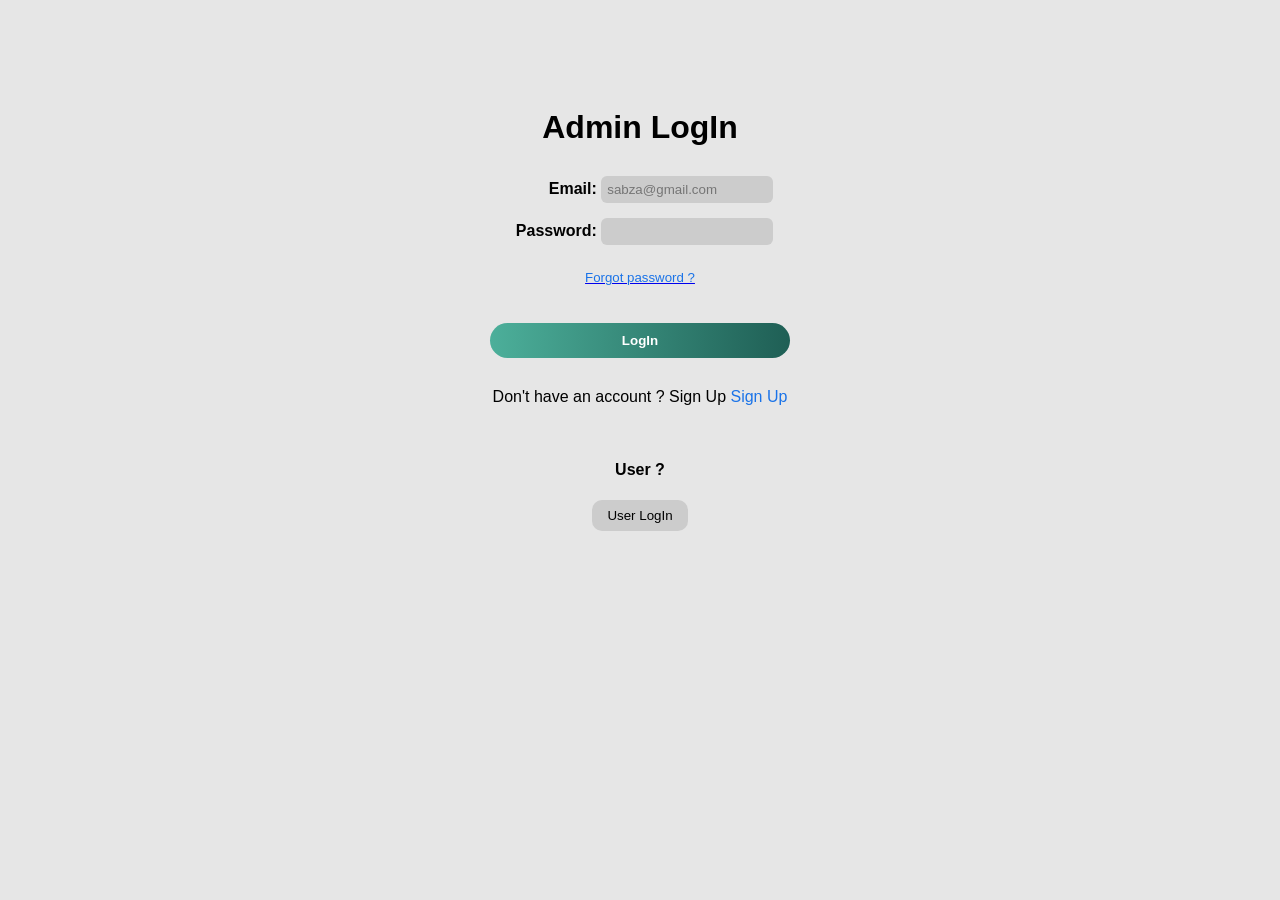
<file: admin.html>
<!DOCTYPE html>
<html lang="en">
<head>
    <meta charset="UTF-8">
    <meta name="viewport" content="width=device-width, initial-scale=1.0">
    <title>Document</title>
    <link rel="stylesheet" href="adminStyle.css">
</head>
<body>
    <h1>Admin LogIn</h1>
    <div class="container">
        
            <label>Email:</label>
            <input type="email" id="email" placeholder="sabza@gmail.com" required><br>
             <label>Password:</label>
            <input type="password" id="password"  required><br>
            <a href="#">
            <h5 id="forgot">Forgot password ?</h5><br>
            </a>
            <button id="logIn">LogIn</button><br>
            <h4 id="signUp">Don't have an account ? Sign Up</h4><br>
       

        <h4>User ?</h4>
        <button id="userLog">User LogIn</button>
    </div>

    <script src="admin.js"></script>
</body>
</html>
</file>
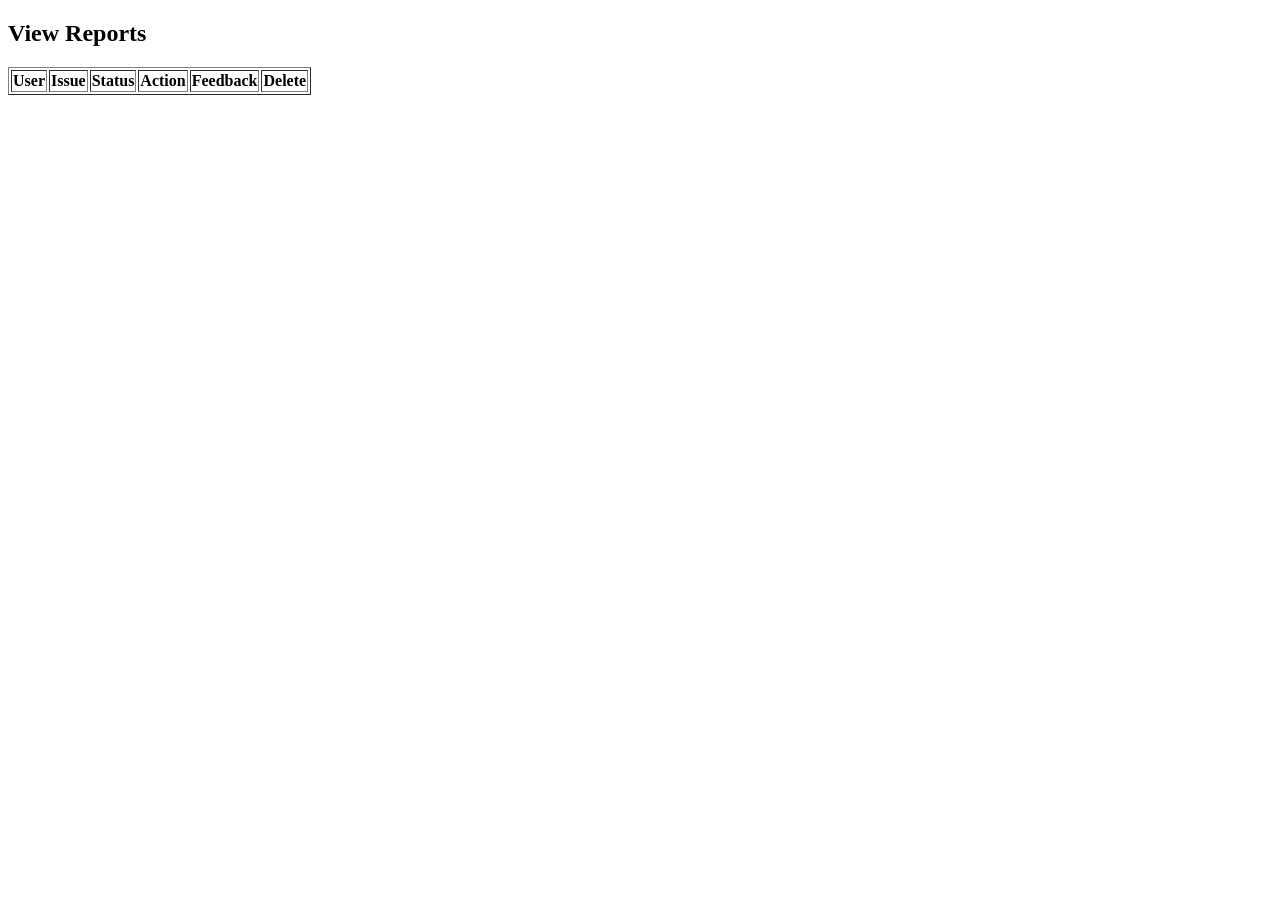
<file: Admin_reports.html>
<!DOCTYPE html>
<html lang="en">
<head>
    <meta charset="UTF-8">
    <meta name="viewport" content="width=device-width, initial-scale=1.0">
    <title>Document</title>
</head>
<body>

<h2>View Reports</h2>

<table border="1">
    <thead>
        <tr>
            <th>User</th>
            <th>Issue</th>
            <th>Status</th>
            <th>Action</th>
            <th>Feedback</th>
            <th>Delete</th> 
        </tr>
    </thead>

    <tbody id="adminTable"></tbody>
</table>

<script src="Admin_reports.js"></script>

</body>
</html>
</file>
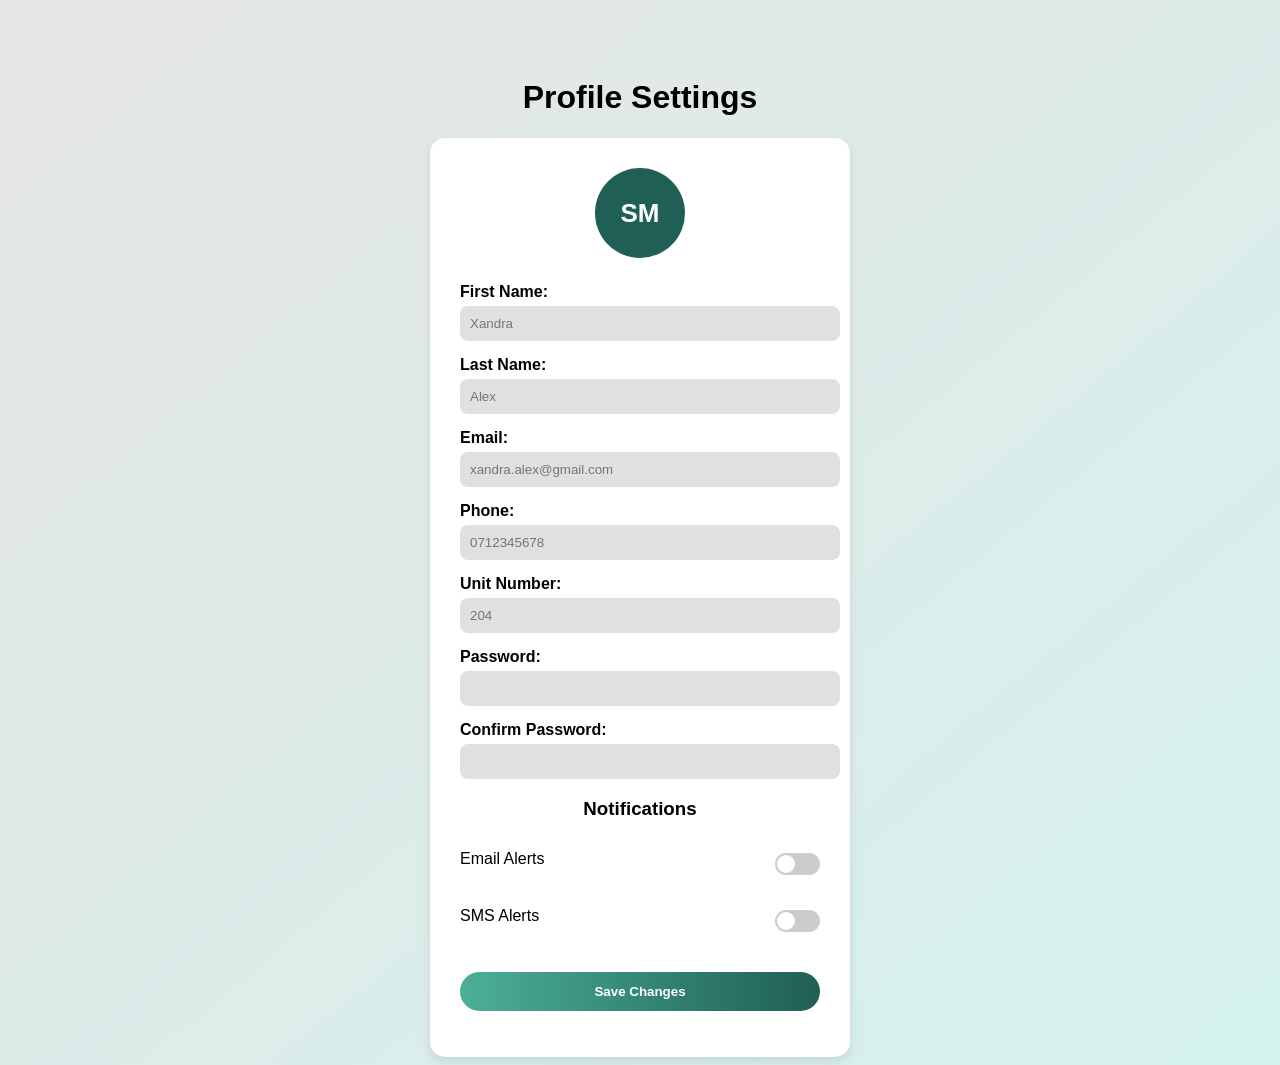
<file: profilesettings.html>
<!DOCTYPE html>
<html lang="en">
<head>
<meta charset="UTF-8">
<title>Profile Settings</title>
<link rel="stylesheet" href="profilesettings.css">
</head>

<body>

<h1>Profile Settings</h1>

<div class="container">

    <!-- PROFILE INITIALS -->
    <div class="profile-circle" id="profileCircle">SM</div>

    <label>First Name:</label>
    <input type="text" id="firstName" placeholder="Xandra"><br>

    <label>Last Name:</label>
    <input type="text" id="lastName" placeholder="Alex"><br>

    <label>Email:</label>
    <input type="email" id="email" placeholder="xandra.alex@gmail.com"><br>

    <label>Phone:</label>
    <input type="text" id="phone" placeholder="0712345678"><br>

    <label>Unit Number:</label>
    <input type="text" id="unit" placeholder="204"><br>

    <label>Password:</label>
    <input type="password" id="password"><br>

    <label>Confirm Password:</label>
    <input type="password" id="confirmPassword"><br>

    <h3>Notifications</h3>

    <div class="toggle-row">
        <span>Email Alerts</span>
        <label class="switch">
            <input type="checkbox">
            <span class="slider"></span>
        </label>
    </div>

    <div class="toggle-row">
        <span>SMS Alerts</span>
        <label class="switch">
            <input type="checkbox">
            <span class="slider"></span>
        </label>
    </div>

    <button id="saveBtn">Save Changes</button>

    <p id="message"></p>

</div>

<script src="profilesettings.js"></script>
</body>
</html>
</file>
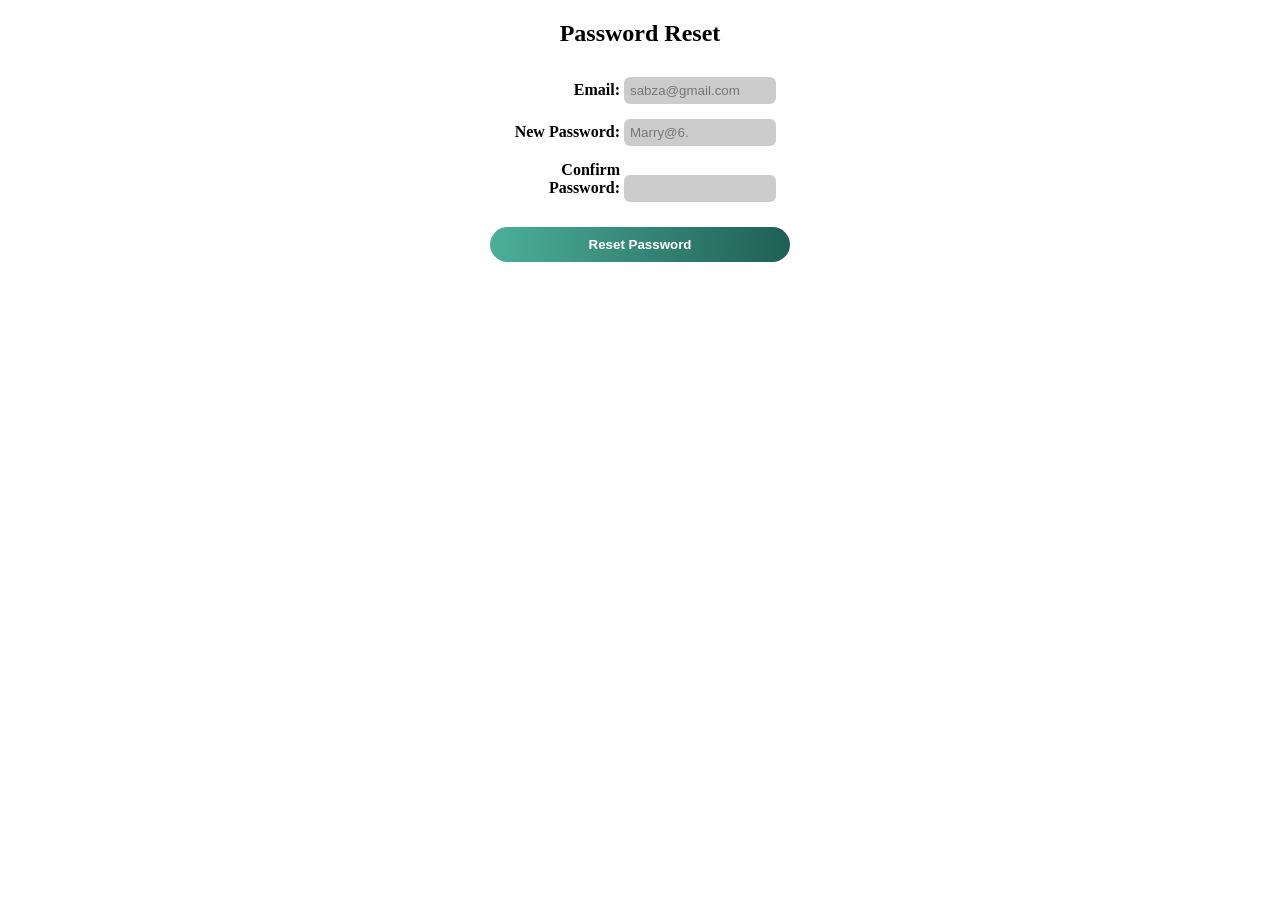
<file: reset.html>
<!DOCTYPE html>
<html lang="en">
<head>
    <meta charset="UTF-8">
    <meta name="viewport" content="width=device-width, initial-scale=1.0">
    <title>Document</title>
    <link rel="stylesheet" href="resetStyle.css">
</head>
<body>
    <h2>Password Reset</h2>
    <diV class="container">
     <label>Email:</label>
    <input type="email" id="email" placeholder="sabza@gmail.com" required><br>

     <label>New Password:</label>
    <input type="email" id="newPassword"  placeholder="Marry@6." required><br>

     <label>Confirm Password:</label>
    <input type="password" required><br>

    <button id="reset">Reset Password</button>
    </diV>
    

    <script src="reset.js"></script>
</body>
</html>
</file>
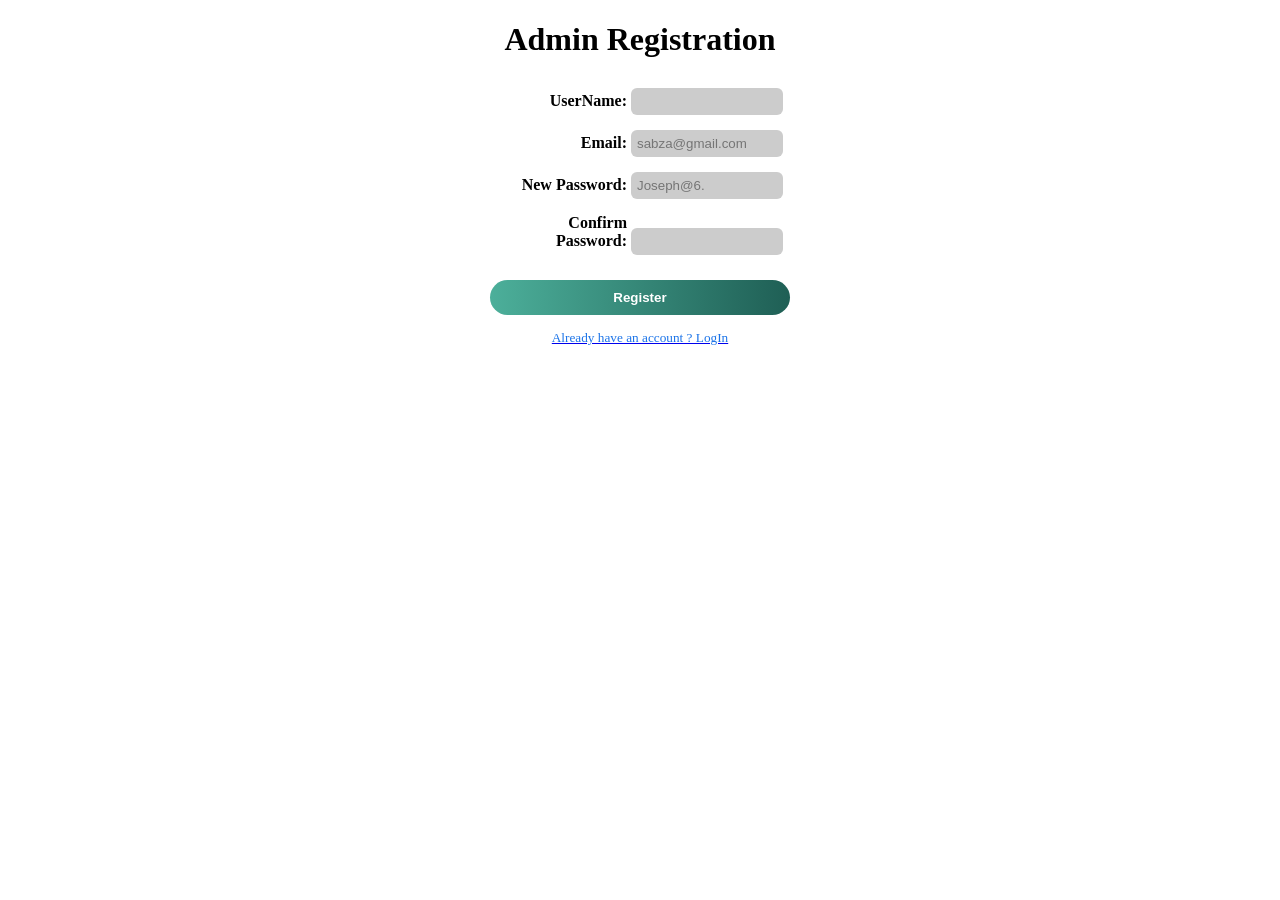
<file: signUp.html>
<!DOCTYPE html>
<html lang="en">
<head>
    <meta charset="UTF-8">
    <meta name="viewport" content="width=device-width, initial-scale=1.0">
    <title>Document</title>
    <link rel="stylesheet" href="signStyle.css">
</head>
<body>
    <h1>Admin Registration</h1>
    <div class="container">
    <label>UserName:</label>
    <input type="text"  id="userName" required><br>

    <label>Email:</label>
    <input type="email" id="email" placeholder="sabza@gmail.com" required><br>

     <label>New Password:</label>
    <input type="email" id="newPassword"  placeholder="Joseph@6." required><br>

     <label>Confirm Password:</label>
    <input type="password" required><br>

    <button id="register">Register</button>
    <a href="#">
    <h5 id="logIn">Already have an account ? LogIn</h5>
    </a>

    </div>

    <script src="signUp.js"></script>
</body>
</html>
</file>
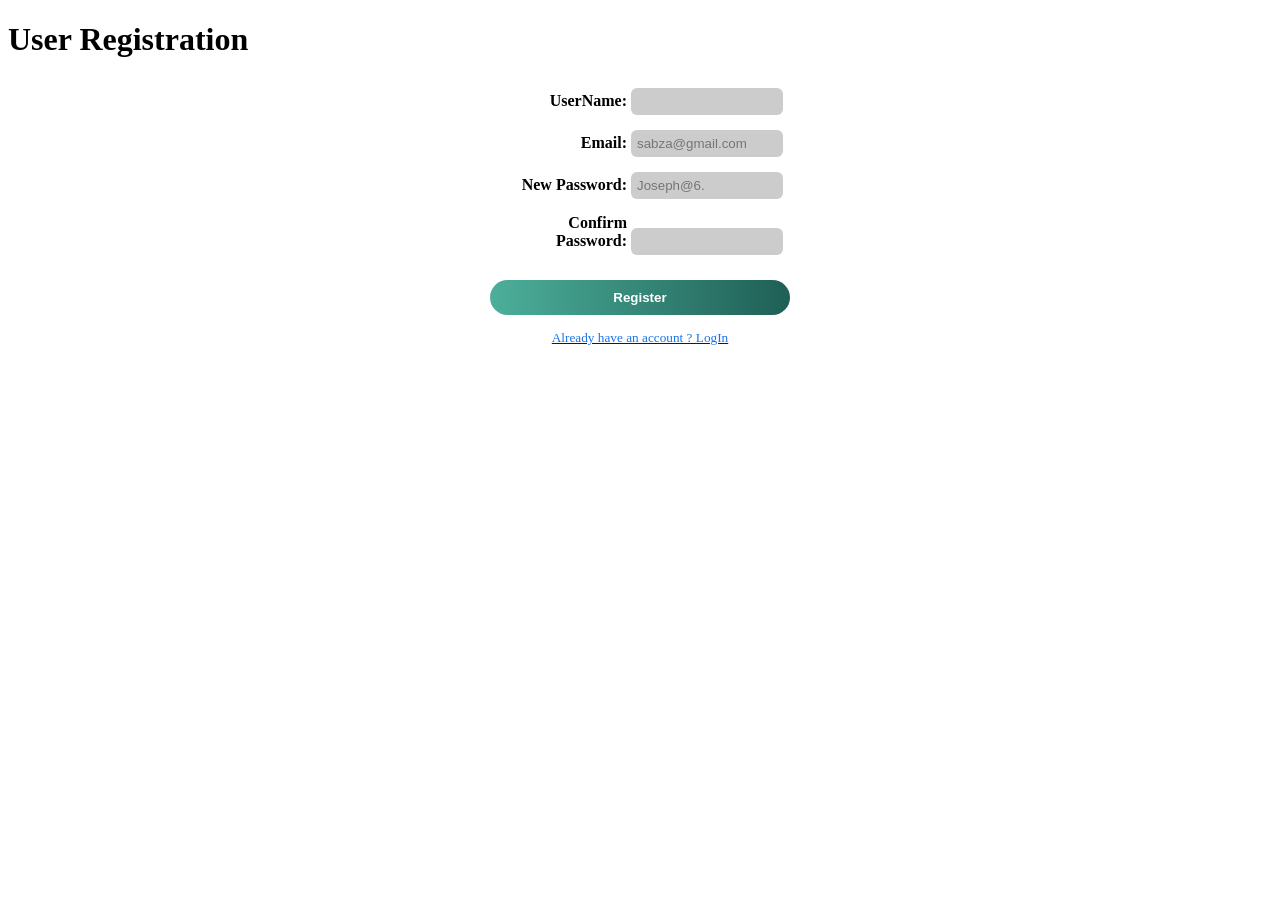
<file: signUp2.html>
<!DOCTYPE html>
<html lang="en">
<head>
    <meta charset="UTF-8">
    <meta name="viewport" content="width=device-width, initial-scale=1.0">
    <title>Document</title>
    <link rel="stylesheet" href="sign2Style.css">
</head>
<body>
      <h1>User Registration</h1>
    <div class="container">
    <label>UserName:</label>
    <input type="text"  id="userName" required><br>

    <label>Email:</label>
    <input type="email" id="email" placeholder="sabza@gmail.com" required><br>

     <label>New Password:</label>
    <input type="email" id="newPassword"  placeholder="Joseph@6." required><br>

     <label>Confirm Password:</label>
    <input type="password" required><br>

    <button id="register">Register</button>
    <a href="#">
    <h5 id="logIn">Already have an account ? LogIn</h5>
    </a>

    </div>


    <script src="signUp2.js"></script>
</body>
</html>
</file>
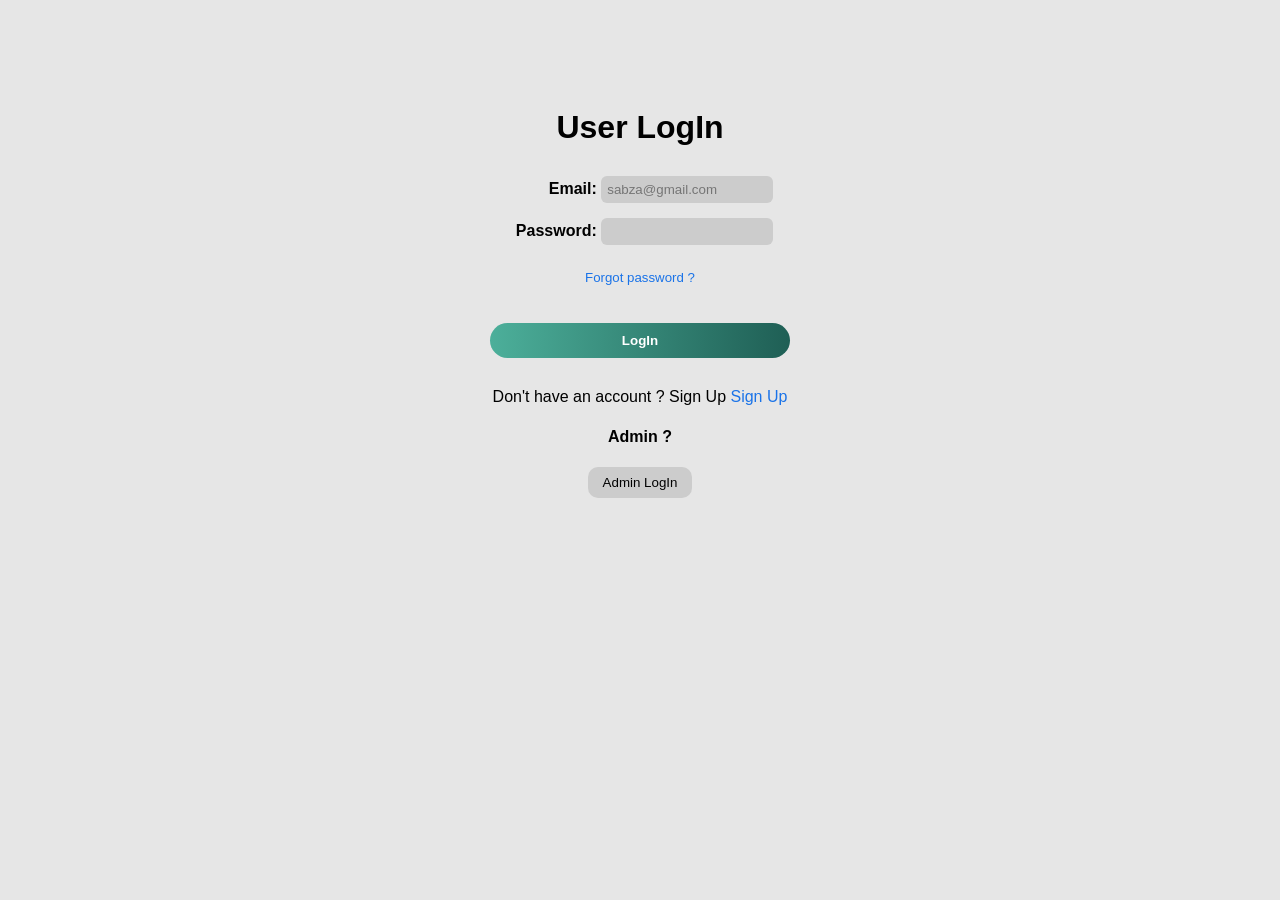
<file: user.html>
<!DOCTYPE html>
<html lang="en">
<head>
    <meta charset="UTF-8">
    <meta name="viewport" content="width=device-width, initial-scale=1.0">
    <title>Document</title>
    <link rel="stylesheet" href="userStyle.css">
</head>
<body>
        <h1>User LogIn</h1>
    <div class="container">
     
            <label>Email:</label>
            <input type="email" id="email" placeholder="sabza@gmail.com" required><br>
             <label>Password:</label>
            <input type="password" id="password"  required><br>
            <h5 id="forgot">Forgot password ?</h5><br>
            <button id="logIn">LogIn</button><br>
            <h4 id="sign">Don't have an account ? Sign Up</h4>

        <h4>Admin ?</h4>
        <button id="adminLog">Admin LogIn</button>
    </div>

    <script src="user.js"></script>
</body>
</html>
</file>
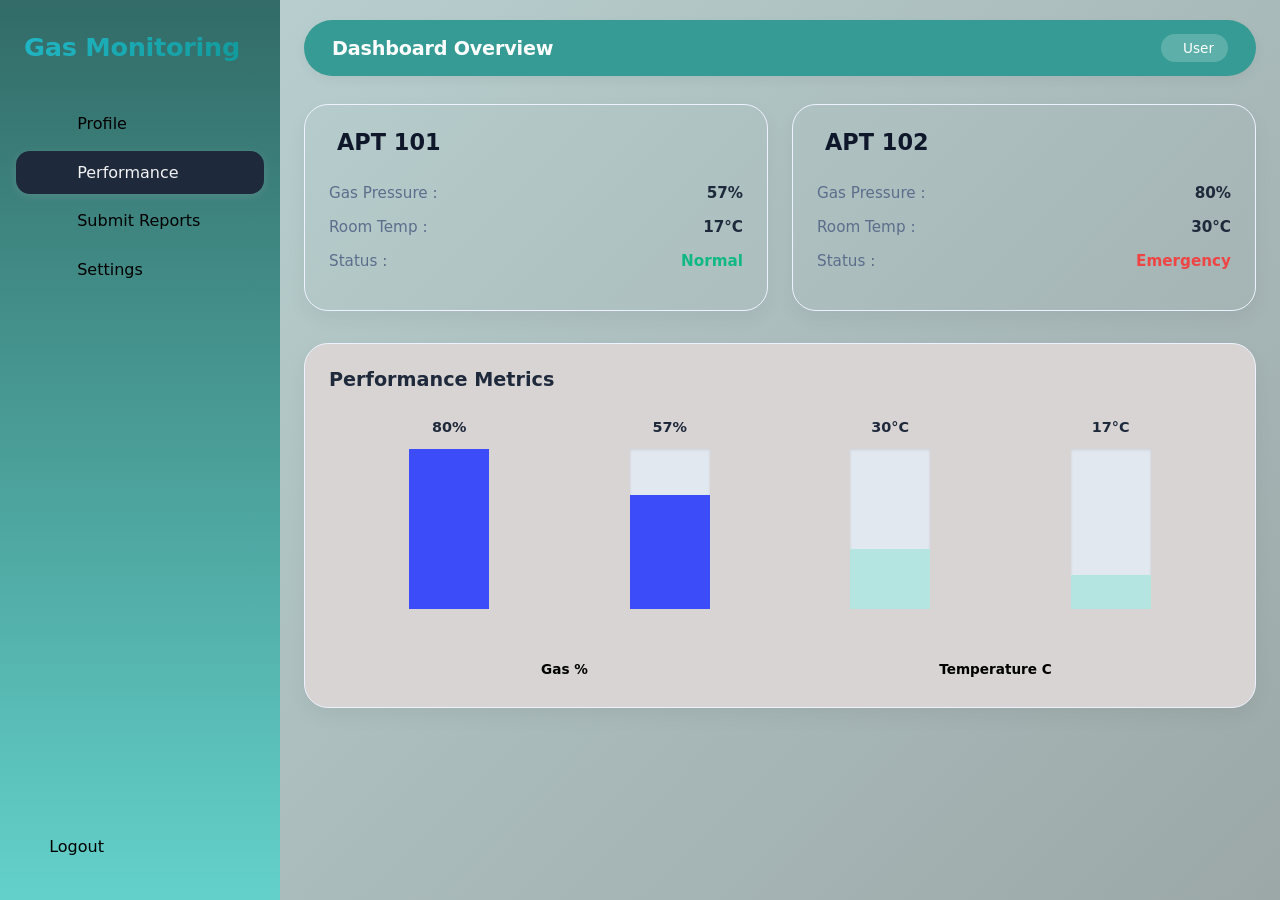
<file: userDashboard.html>
<!DOCTYPE html>
<html lang="en">

<head>
  <meta charset="UTF-8">
  <meta name="viewport" content="width=device-width, initial-scale=1.0, user-scalable=yes">
  <title>Dashboard</title>
  <link rel="stylesheet" href="userDashboard.css">
  
</head>

<body>
  <div class="app-layout">
    <!-- SIDEBAR (Profile, Performance, Submit Reports, Settings, Logout) -->
    <aside class="sidebar">
      <div class="sidebar-header">
        <h2> Gas Monitoring</h2>
      </div>
      <div class="sidebar-nav">
        <div class="nav-item" data-section="profile">
          <i></i> <span>Profile</span>
        </div>
        <div class="nav-item active" data-section="performance">
          <i></i> <span>Performance</span>
        </div>
        <div class="nav-item" data-section="reports">
          <i></i> <span>Submit Reports</span>
        </div>
        <div class="nav-item" data-section="settings">
          <i></i> <span id="settings">Settings</span>
        </div>
      </div>
      <div style="padding: 0 1rem 2rem 1rem; margin-top: auto;">
        <div class="logout-item" id="logoutBtn">
          <i></i> <span>Logout</span>
        </div>
      </div>
    </aside>

    <!-- MAIN AREA with TOP BAR and dynamic views -->
    <div class="main-area">
      
      <div class="top-bar">
        <h3> Dashboard Overview</h3>
        <div class="top-bar-actions">
          <div class="user-badge">
            <span></span> <span>User</span>
          </div>
        </div>
      </div>

      <!-- PROFILE VIEW--->
      <div id="profile-view" class="view">
        <div class="apt-card" style="background: white; text-align: center;">
          <div class="apt-title"> User Profile</div>
          <div class="info-row"><span class="info-label">Name:</span><span class="info-value">Alex Morgan</span></div>
          <div class="info-row"><span class="info-label">Role:</span><span class="info-value">User</span></div>
          <div class="info-row"><span class="info-label">Email:</span><span class="info-value">user@example.com</span>
          </div>
        </div>
      </div>

      <!-- PERFORMANCE VIEW --->
      <div id="performance-view" class="view active-view">
        <div class="cards-row">
          <div class="apt-card">
            <div class="apt-title">
              <span></span> APT 101
            </div>
            <div class="info-row">
              <span class="info-label"> Gas Pressure :</span>
              <span class="info-value">57%</span>
            </div>
            <div class="info-row">
              <span class="info-label">Room Temp :</span>
              <span class="info-value">17°C</span>
            </div>
            <div class="info-row">
              <span class="info-label"> Status :</span>
              <span class="info-value status-text status-normal">Normal</span>
            </div>
          </div>

          <!-- Card 2: APT 102 -->
          <div class="apt-card">
            <div class="apt-title">
              <span></span> APT 102
            </div>
            <div class="info-row">
              <span class="info-label"> Gas Pressure :</span>
              <span class="info-value">80%</span>
            </div>
            <div class="info-row">
              <span class="info-label"> Room Temp :</span>
              <span class="info-value">30°C</span>
            </div>
            <div class="info-row">
              <span class="info-label"> Status :</span>
              <span class="info-value status-text status-emergency">Emergency</span>
            </div>
          </div>
        </div>

        <!-- BAR CHART --->
        <div class="chart-container">
          <div class="chart-title">
            Performance Metrics
          </div>
          <div class="bars-wrapper">
            <!-- Bar 1: 80% (Blue) -->
            <div class="bar-single">
              <div class="bar-value-above">80%</div>
              <div class="bar">
                <div class="bar-fill" style="height: 0%; background-color: #3C4CF9;"></div>
              </div>
              <div class="bar-label"></div>
            </div>
            <!-- Bar 2: 57% (Dark Blue) -->
            <div class="bar-single">
              <div class="bar-value-above">57%</div>
              <div class="bar">
                <div class="bar-fill" style="height: 0%; background-color: #3C4CF9;"></div>
              </div>
              <div class="bar-label"></div>
            </div>
            <!-- Bar 3: 30°C -->
            <div class="bar-single">
              <div class="bar-value-above">30°C</div>
              <div class="bar">
                <div class="bar-fill" style="height: 0%; background-color: #B5E5E1;"></div>
              </div>
              <div class="bar-label"></div>
            </div>
            <!-- Bar 4: 17°C -->
            <div class="bar-single">
              <div class="bar-value-above">17°C</div>
              <div class="bar">
                <div class="bar-fill" style="height: 0%; background-color: #B5E5E1;"></div>
              </div>
              <div class="bar-label"></div>
            </div>
          </div>

          <!-- Group labels: Gas % under first two bars, Temperature C under last two -->
          <div class="group-labels">
            <div class="group-label" style="margin-right: auto; margin-left: auto; max-width: 180px;"> Gas %</div>
            <div class="group-label" style="margin-right: auto; margin-left: auto; max-width: 180px;"> Temperature C
            </div>
          </div>
        </div>
      </div>

      <!-- SUBMIT REPORTS VIEW  -->
      <div id="reports-view" class="view">
        <div class="apt-card" style="background: white; text-align: center;">
          <div class="apt-title">Submit Reports</div>
          <p>Report submission interface will appear here.</p>
        </div>
      </div>

      <!-- SETTINGS VIEW  -->
      <div id="settings-view" class="view">
        <div class="apt-card" style="background: white; text-align: center;">
          <div class="apt-title"> Settings</div>
          <p>System settings and preferences.</p>
        </div>
      </div>
    </div>
  </div>

  <script src="userDashboard.js"></script>

  
</body>

</html>
</file>
<file: adminStyle.css>
body {
    font-family: Arial, sans-serif;
    background: #e6e6e6;
    text-align: center;
    padding-top: 80px;
}

h1 {
    margin-bottom: 30px;
}

.container {
    width: 300px;
    margin: auto;
}

/* Labels + inputs alignment */
label {
    display: inline-block;
    width: 90px;
    text-align: right;
    font-weight: bold;
    margin-bottom: 15px;
}

input[type="email"],
input[type="password"] {
    width: 160px;
    padding: 6px;
    border-radius: 6px;
    border: none;
    background: #ccc;
    margin-bottom: 15px;
}

/* Forgot password */
#forgot {
    color: #1a73e8;
    font-weight: normal;
    margin: 10px 0 20px 0;
}

/* Login button */
#logIn {
    width: 100%;
    padding: 10px;
    border: none;
    border-radius: 20px;
    background: linear-gradient(to right, #4caf9a, #1f5f55);
    color: white;
    font-weight: bold;
    cursor: pointer;
    margin-bottom: 15px;
}

/* Sign up text */
#signUp {
    font-weight: normal;
}

#signUp {
    color: black;
}

#signUp::after {
    content: " Sign Up";
    color: #1a73e8;
}

/* User section */
h4 {
    margin-top: 15px;
}

#userLog {
    padding: 8px 15px;
    border: none;
    border-radius: 10px;
    background: #ccc;
    cursor: pointer;
}
</file>
<file: profilesettings.css>
body {
    font-family: Arial;
    background: linear-gradient(to bottom right, #e6e6e6, #d4f1ec);
    text-align: center;
    padding-top: 50px;
}

h1 {
    color: black;
}

.container {
    width: 420px; 
    margin: auto;
    background: white;
    padding: 30px;
    border-radius: 15px;
    box-sizing: border-box;
    box-shadow: 0 4px 10px rgba(0,0,0,0.1);
}


.profile-circle {
    width: 90px;
    height: 90px;
    background: #1f5f55;
    color: white;
    border-radius: 50%;
    line-height: 90px;
    font-size: 26px;
    font-weight: bold;
    margin: 0 auto 25px auto;
}


label {
    display: block;
    text-align: left;
    font-weight: bold;
    margin-top: 15px;
    margin-bottom: 5px;
}

input {
    width: 100%;
    padding: 10px;
    border-radius: 8px;
    border: none;
    background: #e0e0e0;
}

/* TOGGLES */
.toggle-row {
    display: flex;
    justify-content: space-between;
    align-items: center;
    margin: 15px 0;
}

/* SWITCH */
.switch {
    position: relative;
    width: 45px;
    height: 22px;
}

.switch input {
    display: none;
}

.slider {
    position: absolute;
    background: #ccc;
    border-radius: 20px;
    width: 100%;
    height: 100%;
    cursor: pointer;
}

.slider:before {
    content: "";
    position: absolute;
    width: 18px;
    height: 18px;
    left: 2px;
    top: 2px;
    background: white;
    border-radius: 50%;
    transition: 0.3s;
}


.switch input:checked + .slider {
    background: #1f5f55;
}

.switch input:checked + .slider:before {
    transform: translateX(22px);
}


#saveBtn {
    width: 100%;
    padding: 12px;
    border-radius: 25px;
    border: none;
    background: linear-gradient(to right, #4caf9a, #1f5f55);
    color: white;
    font-weight: bold;
    cursor: pointer;
    margin-top: 20px;
}


#message {
    margin-top: 10px;
    font-weight: bold;
}
</file>
<file: signStyle.css>
/* Title */
h1 {
    margin-bottom: 30px;
    text-align: center;
}

/* Container */
.container {
    width: 300px;
    margin: auto;
    text-align: center;
}

/* Labels */
label {
    display: inline-block;
    width: 130px; /* fits longer labels */
    text-align: right;
    font-weight: bold;
    margin-bottom: 15px;
}

/* Inputs */
input[type="text"],
input[type="email"],
input[type="password"] {
    width: 140px;
    padding: 6px;
    border-radius: 6px;
    border: none;
    background: #ccc;
    margin-bottom: 15px;
}

/* Register button (same style as login) */
#register {
    width: 100%;
    padding: 10px;
    border: none;
    border-radius: 20px;
    background: linear-gradient(to right, #4caf9a, #1f5f55);
    color: white;
    font-weight: bold;
    cursor: pointer;
    margin-top: 10px;
}

/* Login link text */
#logIn {
    color: #1a73e8;
    font-weight: normal;
    margin-top: 15px;
}
</file>
<file: sign2Style.css>
h1 {
    margin-bottom: 30px;
}

.container {
    width: 300px;
    margin: auto;
    text-align: center;
}

label {
    display: inline-block;
    width: 130px;
    text-align: right;
    font-weight: bold;
    margin-bottom: 15px;
}

input[type="text"],
input[type="email"],
input[type="password"] {
    width: 140px;
    padding: 6px;
    border-radius: 6px;
    border: none;
    background: #ccc;
    margin-bottom: 15px;
}

#register {
    width: 100%;
    padding: 10px;
    border: none;
    border-radius: 20px;
    background: linear-gradient(to right, #4caf9a, #1f5f55);
    color: white;
    font-weight: bold;
    cursor: pointer;
    margin-top: 10px;
}

#logIn {
    color: #1a73e8;
    font-weight: normal;
    margin-top: 15px;
}
</file>
<file: userStyle.css>
body {
    font-family: Arial, sans-serif;
    background: #e6e6e6;
    text-align: center;
    padding-top: 80px;
}

h1 {
    margin-bottom: 30px;
}

.container {
    width: 300px;
    margin: auto;
}

/* Labels + inputs */
label {
    display: inline-block;
    width: 90px;
    text-align: right;
    font-weight: bold;
    margin-bottom: 15px;
}

input[type="email"],
input[type="password"] {
    width: 160px;
    padding: 6px;
    border-radius: 6px;
    border: none;
    background: #ccc;
    margin-bottom: 15px;
}

/* Forgot password */
#forgot {
    color: #1a73e8;
    font-weight: normal;
    margin: 10px 0 20px 0;
}

/* Login button */
#logIn {
    width: 100%;
    padding: 10px;
    border: none;
    border-radius: 20px;
    background: linear-gradient(to right, #4caf9a, #1f5f55);
    color: white;
    font-weight: bold;
    cursor: pointer;
    margin-bottom: 15px;
}

/* Sign up text */
#sign {
    font-weight: normal;
    color: black;
}

#sign::after {
    content: " Sign Up";
    color: #1a73e8;
}

/* Bottom section */
h4 {
    margin-top: 15px;
}

/* Admin switch button */
#adminLog {
    padding: 8px 15px;
    border: none;
    border-radius: 10px;
    background: #ccc;
    cursor: pointer;
}
</file>
<file: userDashboard.css>
* {
      margin: 0;
      padding: 0;
      box-sizing: border-box;
      font-family: 'Inter', system-ui, -apple-system, 'Segoe UI', Roboto, sans-serif;
    }

    body {
      background: #eef2f9;
      height: 100vh;
      overflow: hidden;
    }

    /* main flex container: sidebar + main area */
    .app-layout {
      display: flex;
      height: 100vh;
      width: 100%;
    }

    /* ========= SIDEBAR ========= */
    .sidebar {
      width: 280px;
      background: linear-gradient(180deg, #326B67 0%, #63D1CA 100%);
      color: #000000;
      display: flex;
      flex-direction: column;
      box-shadow: 5px 0 25px rgba(0, 0, 0, 0.08);
      flex-shrink: 0;
    }

    .sidebar-header {
      padding: 2rem 1.5rem 1.5rem 1.5rem;
      margin-bottom: 1rem;
    }

    .sidebar-header h2 {
      font-size: 1.6rem;
      font-weight: 700;
      background: linear-gradient(135deg, #21b7c7, #119898);
      background-clip: text;
      -webkit-background-clip: text;
      color: transparent;
      letter-spacing: -0.3px;
    }

    .sidebar-header p {
      font-size: 0.7rem;
      color: #94a3b8;
      margin-top: 0.3rem;
    }

    .sidebar-nav {
      flex: 1;
      display: flex;
      flex-direction: column;
      gap: 0.35rem;
      padding: 0 1rem;
    }

    .nav-item {
      display: flex;
      align-items: center;
      gap: 14px;
      padding: 0.75rem 1.2rem;
      border-radius: 14px;
      font-weight: 500;
      color: #000000;
      transition: all 0.2s;
      cursor: pointer;
    }

    .nav-item i {
      font-size: 1.25rem;
      width: 28px;
      text-align: center;
    }

    .nav-item.active {
      background: #1e293b;
      color: rgb(243, 243, 243);
      box-shadow: 0 2px 8px rgba(183, 182, 182, 0.2);
    }

    .nav-item:not(.active):hover {
      background: #74757880;
      color: #f1f5f9;
    }

    .logout-item {
      display: flex;
      align-items: center;
      gap: 14px;
      padding: 0.75rem 1.2rem;
      border-radius: 14px;
      font-weight: 500;
      color: #000000;
      cursor: pointer;
      transition: all 0.2s;
      margin-top: 0.5rem;
    }

    .logout-item:hover {
      background: #90909240;
      color: #efefef;
    }

    /* ========= MAIN CONTENT AREA ========= */
    .main-area {
      flex: 1;
      display: flex;
      flex-direction: column;
      overflow-y: auto;
      padding: 20px 24px;
      background: linear-gradient(135deg, #B8CECE, #9CA8A8);
    }

    /* TOP BAR with radius 30 and fill #359B94 */
    .top-bar {
      background: #359B94;
      border-radius: 30px;
      padding: 14px 28px;
      display: flex;
      align-items: center;
      justify-content: space-between;
      flex-wrap: wrap;
      gap: 16px;
      box-shadow: 0 4px 12px rgba(0, 0, 0, 0.05);
      margin-bottom: 28px;
    }

    .top-bar h3 {
      color: white;
      font-weight: 600;
      font-size: 1.2rem;
      letter-spacing: -0.2px;
    }

    .top-bar-actions {
      display: flex;
      align-items: center;
      gap: 20px;
    }

    .user-badge {
      background: rgba(255, 255, 255, 0.2);
      border-radius: 40px;
      padding: 6px 14px;
      font-size: 0.85rem;
      color: white;
      display: flex;
      align-items: center;
      gap: 8px;
    }

    /* ===== TWO HORIZONTAL CARDS ===== */
    .cards-row {
      display: flex;
      flex-wrap: wrap;
      gap: 24px;
      margin-bottom: 32px;
    }

    .apt-card {
      flex: 1;
      min-width: 260px;
      background: transparent;
      border-radius: 24px;
      padding: 1.5rem;
      box-shadow: 0 8px 20px rgba(0, 0, 0, 0.05);
      transition: transform 0.2s, box-shadow 0.2s;
      border: 1px solid #eef2ff;
    }

    .apt-card:hover {
      transform: translateY(-3px);
      box-shadow: 0 20px 25px -12px rgba(0, 0, 0, 0.1);
    }

    .apt-title {
      font-size: 1.4rem;
      font-weight: 700;
      color: #0f172a;
      margin-bottom: 1.2rem;
      display: flex;
      align-items: center;
      gap: 8px;
      padding-bottom: 0.6rem;
    }

    .info-row {
      display: flex;
      justify-content: space-between;
      margin-bottom: 1rem;
      font-size: 0.95rem;
    }

    .info-label {
      color: #5b6e8c;
      font-weight: 500;
    }

    .info-value {
      font-weight: 600;
      color: #1e293b;
    }

    .status-text {
      font-weight: 700;
    }

    .status-normal {
      color: #10b981;
      /* green */
    }

    .status-emergency {
      color: #ef4444;
      /* red */
    }

    /* ===== BAR CHART SECTION ===== */
    .chart-container {
      background: rgb(216, 212, 212);
      border-radius: 24px;
      padding: 1.5rem;
      box-shadow: 0 8px 20px rgba(0, 0, 0, 0.05);
      border: 1px solid #eef2ff;
    }

    .chart-title {
      font-size: 1.2rem;
      font-weight: 600;
      color: #1e293b;
      margin-bottom: 1.5rem;
      display: flex;
      align-items: center;
      gap: 8px;
    }

    .bars-wrapper {
      display: flex;
      align-items: flex-end;
      justify-content: space-around;
      /* gap: 20px; */
      padding: 0 10px;
    }

    .bar-single {
      flex: 1;
      display: flex;
      flex-direction: column;
      align-items: center;
      gap: 10px;
    }

    .bar-value-above {
      font-weight: 700;
      font-size: 0.9rem;
      color: #1e293b;
      padding: 4px 10px;
    }

    .bar {
      width: 100%;
      max-width: 80px;
      height: 160px;
      background: #e2e8f0;
      overflow: hidden;
      display: flex;
      flex-direction: column-reverse;
      box-shadow: inset 0 1px 3px rgba(0, 0, 0, 0.1);
    }

    .bar-fill {
      width: 100%;
      transition: height 0.5s ease-out;
    }

    .bar-label {
      font-size: 0.75rem;
      font-weight: 500;
      color: #ffffff;
      text-align: center;
    }

    .group-labels {
      display: flex;
      justify-content: space-around;
      margin-top: 24px;
      padding: 12px 20px 0 20px;
    }

    .group-label {
      flex: 1;
      text-align: center;
      font-weight: 600;
      font-size: 0.85rem;
      color: #000000;
      padding: 6px 12px;
      border-radius: 40px;
      margin: 0 20px;
    }

    /* responsive */
    @media (max-width: 700px) {
      .sidebar {
        width: 80px;
      }

      .sidebar-header h2,
      .sidebar-header p,
      .nav-item span:not(i) {
        display: none;
      }

      .nav-item i,
      .logout-item i {
        font-size: 1.4rem;
        margin: 0 auto;
      }

      .nav-item,
      .logout-item {
        justify-content: center;
        padding: 0.8rem;
      }

      .sidebar-header {
        text-align: center;
        padding: 1rem 0;
      }

      .top-bar {
        flex-direction: column;
        align-items: stretch;
        text-align: center;
      }

      .cards-row {
        flex-direction: column;
      }

      .bars-wrapper {
        flex-wrap: wrap;
        justify-content: center;
      }

      .bar {
        max-width: 60px;
        height: 120px;
      }
    }

    /* View containers */
    .view {
      display: none;
    }

    .view.active-view {
      display: block;
    }
</file>
<file: resetStyle.css>
/* Title */
h2 {
    margin-bottom: 30px;
    text-align: center;
}

/* Container stays the same */
.container {
    width: 300px;
    margin: auto;
}

/* Labels + inputs (same style) */
label {
    display: inline-block;
    width: 130px; /* slightly wider for longer labels */
    text-align: right;
    font-weight: bold;
    margin-bottom: 15px;
}

input[type="email"],
input[type="password"] {
    width: 140px;
    padding: 6px;
    border-radius: 6px;
    border: none;
    background: #ccc;
    margin-bottom: 15px;
}

/* Reset button (same style as login) */
#reset {
    width: 100%;
    padding: 10px;
    border: none;
    border-radius: 20px;
    background: linear-gradient(to right, #4caf9a, #1f5f55);
    color: white;
    font-weight: bold;
    cursor: pointer;
    margin-top: 10px;
}
</file>
